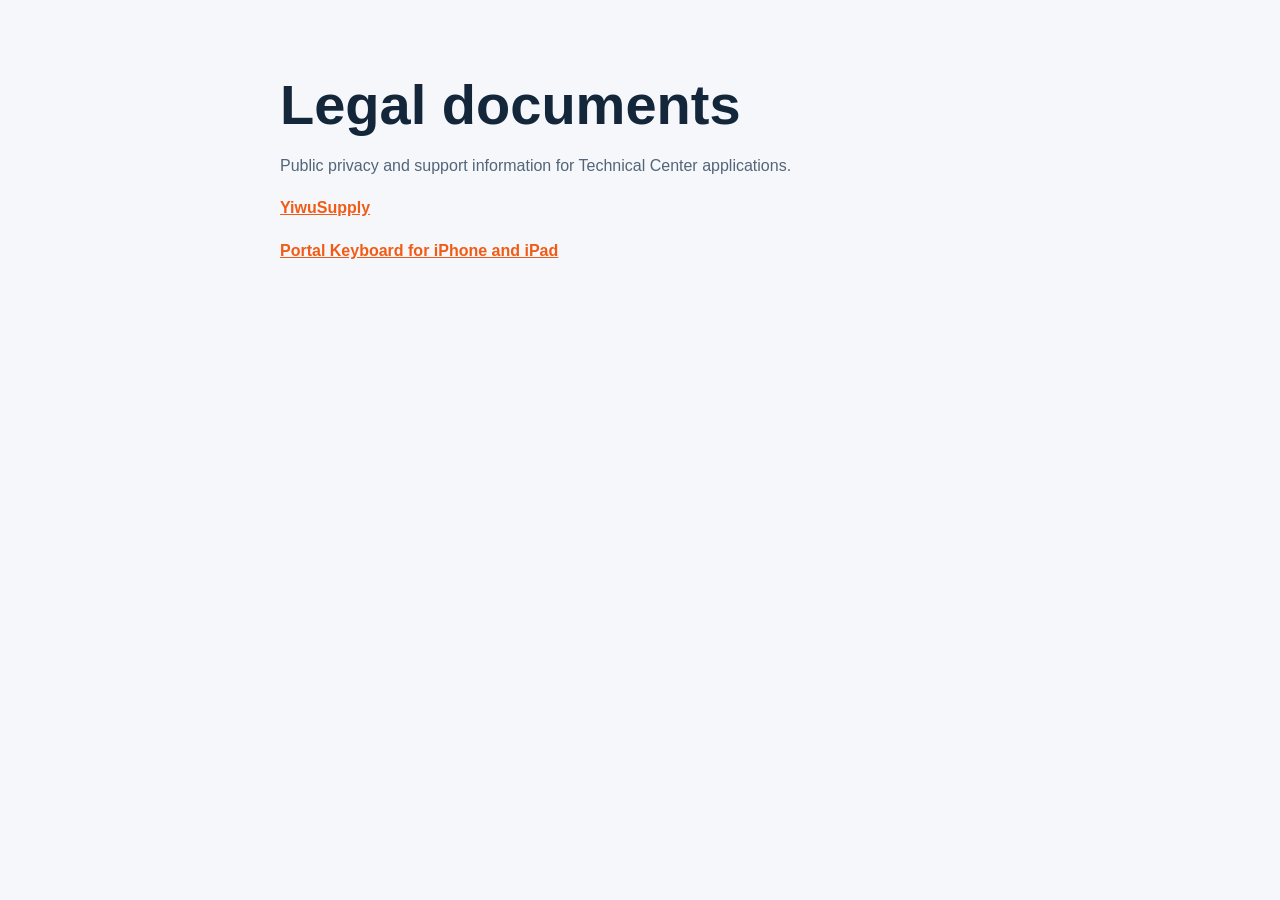
<file: index.html>
<!doctype html>
<html lang="en">
<head>
  <meta charset="utf-8">
  <meta name="viewport" content="width=device-width, initial-scale=1">
  <meta name="description" content="Technical Center public legal and support documents.">
  <title>Technical Center Legal Documents</title>
  <style>
    :root { color-scheme: light dark; font-family: -apple-system, BlinkMacSystemFont, "Segoe UI", sans-serif; }
    body { margin: 0; background: #f5f7fa; color: #13263a; }
    main { max-width: 720px; margin: 0 auto; padding: 72px 24px; }
    h1 { font-size: clamp(2rem, 7vw, 3.5rem); margin: 0 0 16px; }
    p { color: #526579; line-height: 1.65; }
    a { color: #f25b16; font-weight: 700; }
    @media (prefers-color-scheme: dark) {
      body { background: #0f1f2f; color: #f7f9fb; }
      p { color: #b7c2ce; }
    }
  </style>
</head>
<body>
  <main>
    <h1>Legal documents</h1>
    <p>Public privacy and support information for Technical Center applications.</p>
    <p><a href="yiwusourcing/">YiwuSupply</a></p>
    <p><a href="portal/privacy/">Portal Keyboard for iPhone and iPad</a></p>
  </main>
</body>
</html>
</file>
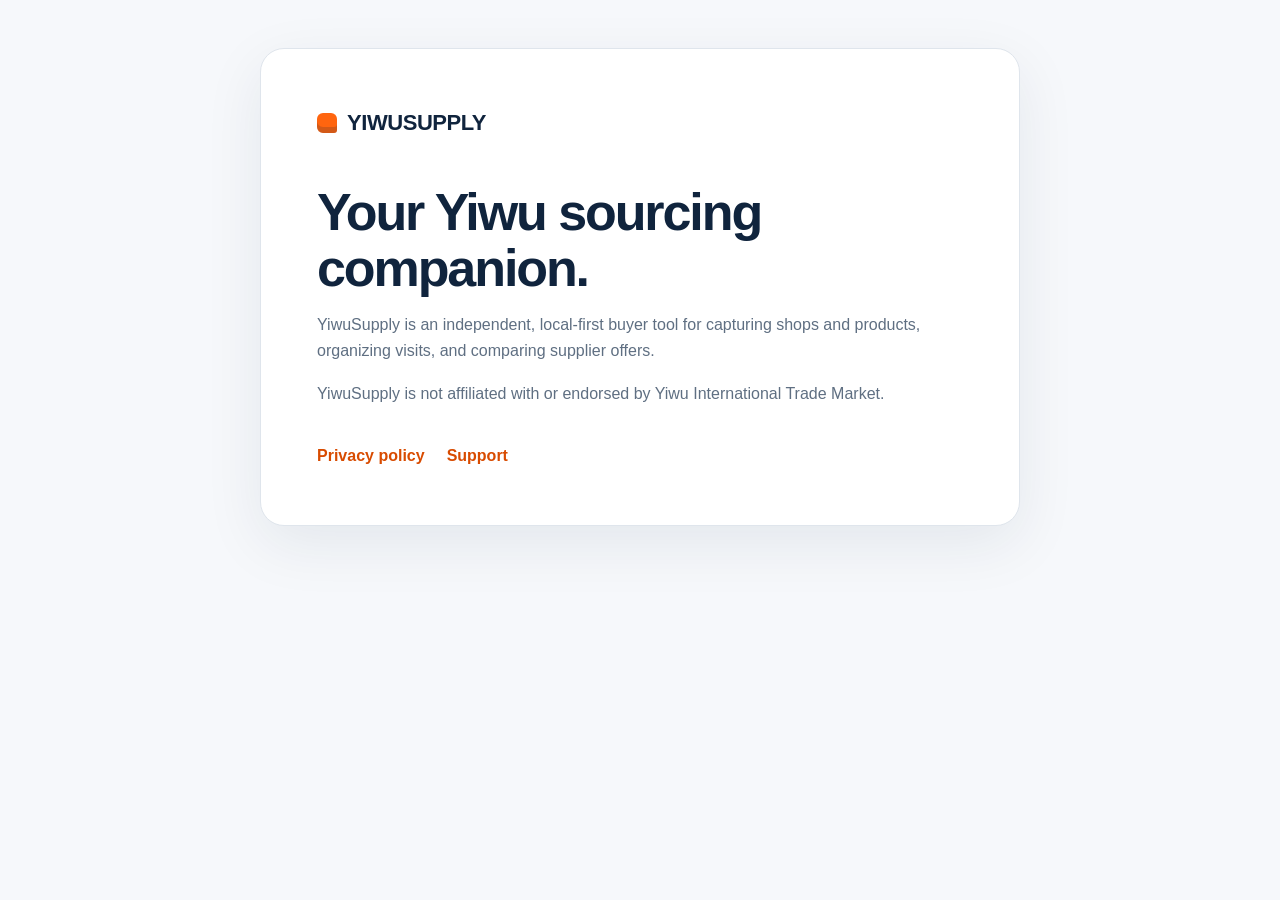
<file: yiwusourcing/index.html>
<!doctype html>
<html lang="en">
<head>
  <meta charset="utf-8">
  <meta name="viewport" content="width=device-width, initial-scale=1">
  <meta name="description" content="YiwuSupply store support and privacy information.">
  <title>YiwuSupply</title>
  <link rel="stylesheet" href="styles.css">
</head>
<body>
  <main>
    <a class="brand" href="./">YIWUSUPPLY</a>
    <h1>Your Yiwu sourcing companion.</h1>
    <p>YiwuSupply is an independent, local-first buyer tool for capturing shops and products, organizing visits, and comparing supplier offers.</p>
    <p>YiwuSupply is not affiliated with or endorsed by Yiwu International Trade Market.</p>
    <nav class="links" aria-label="Store information">
      <a href="privacy/">Privacy policy</a>
      <a href="support/">Support</a>
    </nav>
  </main>
</body>
</html>
</file>
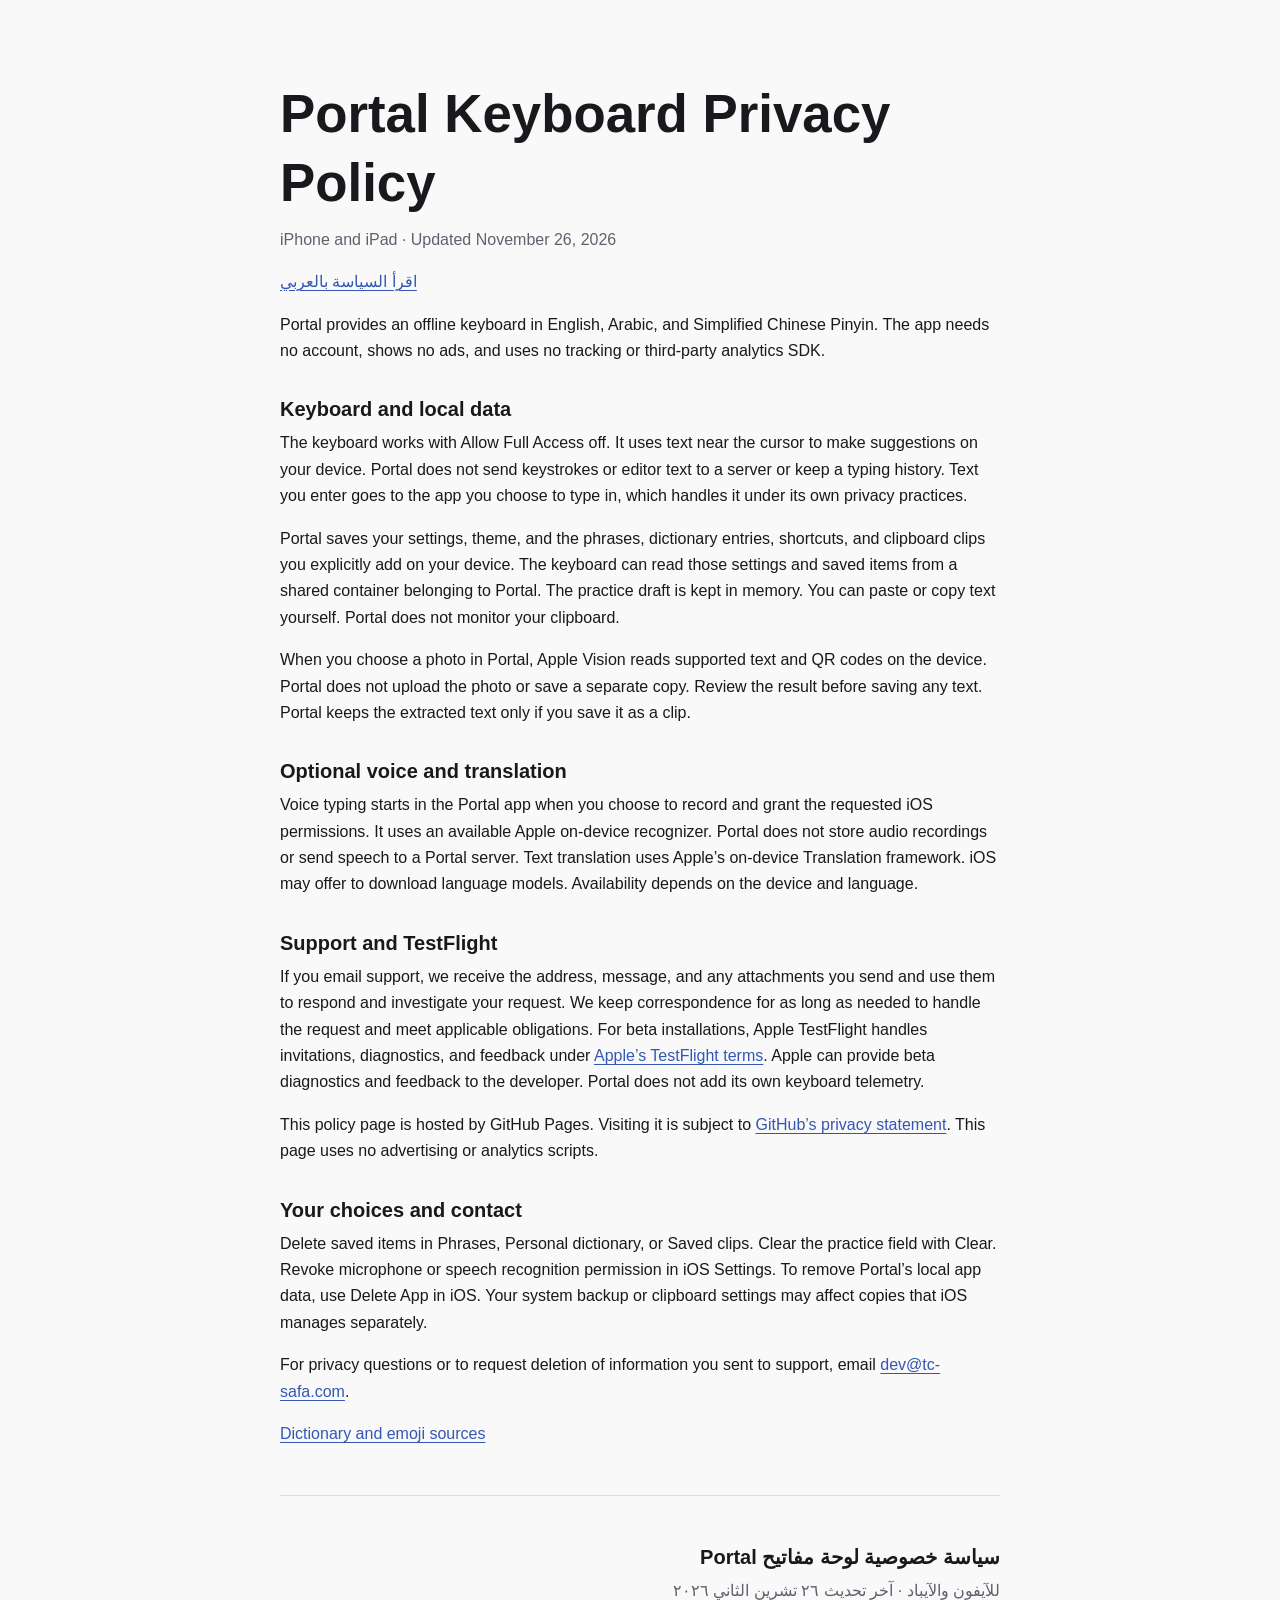
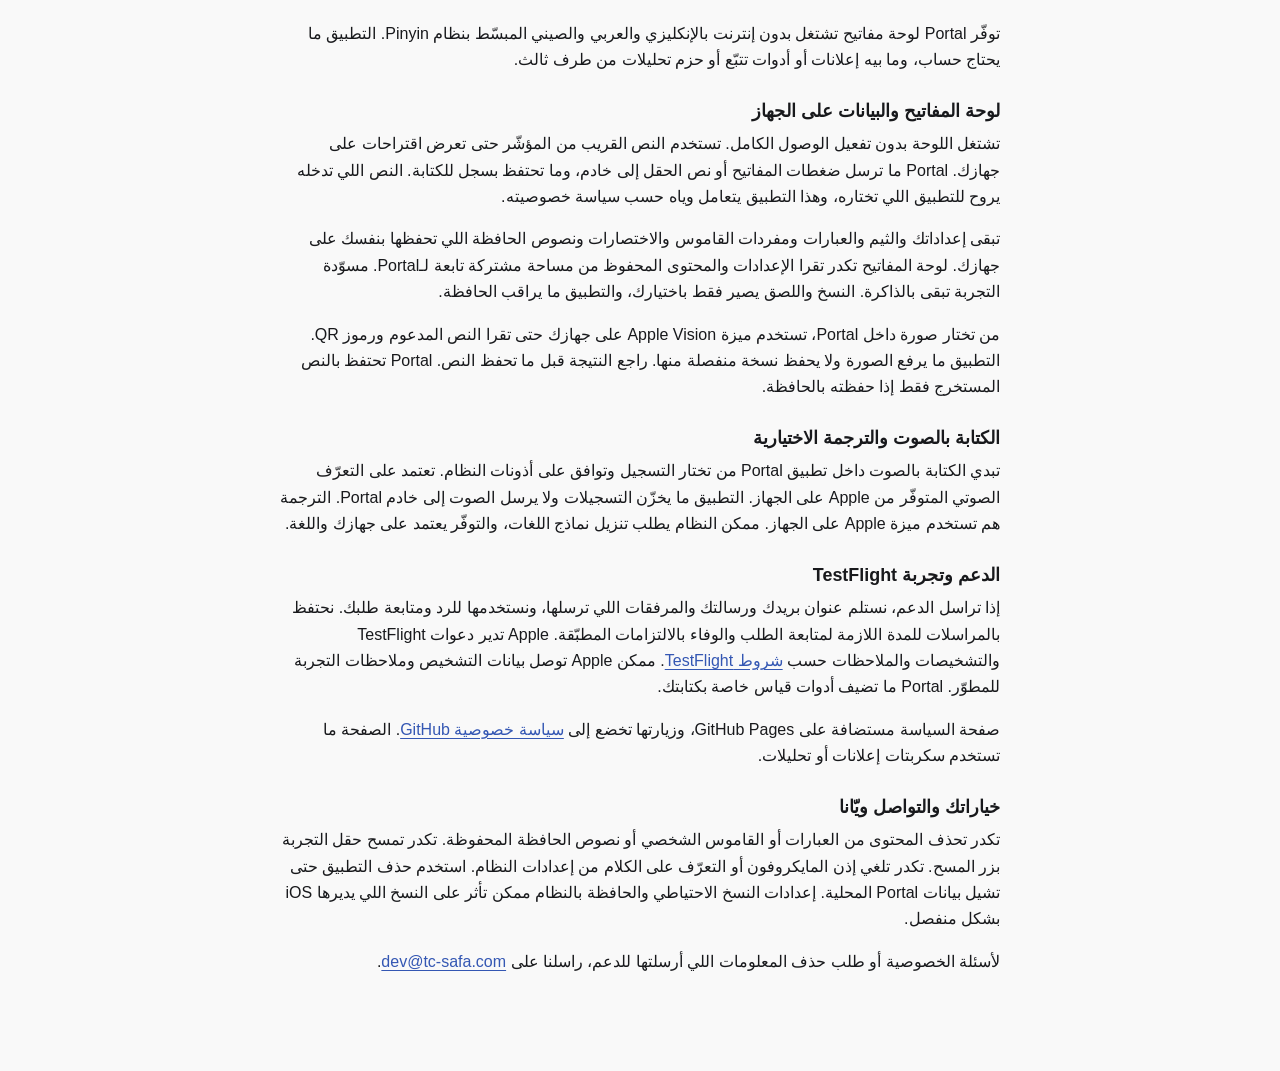
<file: portal/privacy/index.html>
<!doctype html>
<html lang="en">
<head>
  <meta charset="utf-8">
  <meta name="viewport" content="width=device-width, initial-scale=1">
  <meta name="description" content="Privacy policy for Portal Keyboard on iPhone and iPad.">
  <title>Portal Keyboard Privacy Policy</title>
  <style>
    :root {
      color-scheme: light dark;
      font-family: -apple-system, BlinkMacSystemFont, "Segoe UI", sans-serif;
      --background: #f9f9f9;
      --text: #18191c;
      --muted: #5d626e;
      --accent: #3457b3;
      --rule: #dcdfe6;
    }
    @media (prefers-color-scheme: dark) {
      :root { --background: #17191f; --text: #f9f9f9; --muted: #b9bfcd; --accent: #a4bcff; --rule: #424854; }
    }
    body { margin: 0; background: var(--background); color: var(--text); line-height: 1.65; }
    main { max-width: 45rem; padding: clamp(2rem, 7vw, 5rem) clamp(1rem, 5vw, 2rem); margin-inline: auto; }
    h1, h2, h3 { line-height: 1.3; }
    h1 { font-size: clamp(1.95rem, 6vw, 3.3rem); margin-block: 0 0.6rem; }
    h2 { margin-block: 2rem 0.5rem; font-size: 1.25rem; }
    h3 { margin-block: 1.65rem 0.35rem; font-size: 1.12rem; }
    p { margin-block: 0.5rem 1rem; }
    .meta { color: var(--muted); }
    .arabic { border-block-start: 1px solid var(--rule); margin-block-start: 3rem; padding-block-start: 1rem; }
    a { color: var(--accent); text-underline-offset: 0.16em; overflow-wrap: anywhere; }
    a:focus-visible { outline: 2px solid var(--accent); outline-offset: 3px; }
  </style>
</head>
<body>
  <main>
    <header>
      <h1>Portal Keyboard Privacy Policy</h1>
      <p class="meta">iPhone and iPad · Updated <time datetime="2026-11-26">November 26, 2026</time></p>
      <p><a href="#ar" lang="ar">اقرأ السياسة بالعربي</a></p>
    </header>
    <p>Portal provides an offline keyboard in English, Arabic, and Simplified Chinese Pinyin. The app needs no account, shows no ads, and uses no tracking or third-party analytics SDK.</p>

    <h2>Keyboard and local data</h2>
    <p>The keyboard works with Allow Full Access off. It uses text near the cursor to make suggestions on your device. Portal does not send keystrokes or editor text to a server or keep a typing history. Text you enter goes to the app you choose to type in, which handles it under its own privacy practices.</p>
    <p>Portal saves your settings, theme, and the phrases, dictionary entries, shortcuts, and clipboard clips you explicitly add on your device. The keyboard can read those settings and saved items from a shared container belonging to Portal. The practice draft is kept in memory. You can paste or copy text yourself. Portal does not monitor your clipboard.</p>
    <p>When you choose a photo in Portal, Apple Vision reads supported text and QR codes on the device. Portal does not upload the photo or save a separate copy. Review the result before saving any text. Portal keeps the extracted text only if you save it as a clip.</p>

    <h2>Optional voice and translation</h2>
    <p>Voice typing starts in the Portal app when you choose to record and grant the requested iOS permissions. It uses an available Apple on-device recognizer. Portal does not store audio recordings or send speech to a Portal server. Text translation uses Apple’s on-device Translation framework. iOS may offer to download language models. Availability depends on the device and language.</p>

    <h2>Support and TestFlight</h2>
    <p>If you email support, we receive the address, message, and any attachments you send and use them to respond and investigate your request. We keep correspondence for as long as needed to handle the request and meet applicable obligations. For beta installations, Apple TestFlight handles invitations, diagnostics, and feedback under <a href="https://www.apple.com/legal/internet-services/itunes/testflight/">Apple’s TestFlight terms</a>. Apple can provide beta diagnostics and feedback to the developer. Portal does not add its own keyboard telemetry.</p>
    <p>This policy page is hosted by GitHub Pages. Visiting it is subject to <a href="https://docs.github.com/site-policy/privacy-policies/github-general-privacy-statement">GitHub’s privacy statement</a>. This page uses no advertising or analytics scripts.</p>

    <h2>Your choices and contact</h2>
    <p>Delete saved items in Phrases, Personal dictionary, or Saved clips. Clear the practice field with Clear. Revoke microphone or speech recognition permission in iOS Settings. To remove Portal’s local app data, use Delete App in iOS. Your system backup or clipboard settings may affect copies that iOS manages separately.</p>
    <p>For privacy questions or to request deletion of information you sent to support, email <a href="mailto:dev@tc-safa.com">dev@tc-safa.com</a>.</p>
    <p><a href="../sources/">Dictionary and emoji sources</a></p>

    <section id="ar" class="arabic" lang="ar" dir="rtl">
      <h2>سياسة خصوصية لوحة مفاتيح Portal</h2>
      <p class="meta">للآيفون والآيباد · آخر تحديث <time datetime="2026-11-26">٢٦ تشرين الثاني ٢٠٢٦</time></p>
      <p>توفّر Portal لوحة مفاتيح تشتغل بدون إنترنت بالإنكليزي والعربي والصيني المبسّط بنظام Pinyin. التطبيق ما يحتاج حساب، وما بيه إعلانات أو أدوات تتبّع أو حزم تحليلات من طرف ثالث.</p>

      <h3>لوحة المفاتيح والبيانات على الجهاز</h3>
      <p>تشتغل اللوحة بدون تفعيل الوصول الكامل. تستخدم النص القريب من المؤشّر حتى تعرض اقتراحات على جهازك. Portal ما ترسل ضغطات المفاتيح أو نص الحقل إلى خادم، وما تحتفظ بسجل للكتابة. النص اللي تدخله يروح للتطبيق اللي تختاره، وهذا التطبيق يتعامل وياه حسب سياسة خصوصيته.</p>
      <p>تبقى إعداداتك والثيم والعبارات ومفردات القاموس والاختصارات ونصوص الحافظة اللي تحفظها بنفسك على جهازك. لوحة المفاتيح تكدر تقرا الإعدادات والمحتوى المحفوظ من مساحة مشتركة تابعة لـPortal. مسوّدة التجربة تبقى بالذاكرة. النسخ واللصق يصير فقط باختيارك، والتطبيق ما يراقب الحافظة.</p>
      <p>من تختار صورة داخل Portal، تستخدم ميزة Apple Vision على جهازك حتى تقرا النص المدعوم ورموز QR. التطبيق ما يرفع الصورة ولا يحفظ نسخة منفصلة منها. راجع النتيجة قبل ما تحفظ النص. Portal تحتفظ بالنص المستخرج فقط إذا حفظته بالحافظة.</p>

      <h3>الكتابة بالصوت والترجمة الاختيارية</h3>
      <p>تبدي الكتابة بالصوت داخل تطبيق Portal من تختار التسجيل وتوافق على أذونات النظام. تعتمد على التعرّف الصوتي المتوفّر من Apple على الجهاز. التطبيق ما يخزّن التسجيلات ولا يرسل الصوت إلى خادم Portal. الترجمة هم تستخدم ميزة Apple على الجهاز. ممكن النظام يطلب تنزيل نماذج اللغات، والتوفّر يعتمد على جهازك واللغة.</p>

      <h3>الدعم وتجربة TestFlight</h3>
      <p>إذا تراسل الدعم، نستلم عنوان بريدك ورسالتك والمرفقات اللي ترسلها، ونستخدمها للرد ومتابعة طلبك. نحتفظ بالمراسلات للمدة اللازمة لمتابعة الطلب والوفاء بالالتزامات المطبّقة. Apple تدير دعوات TestFlight والتشخيصات والملاحظات حسب <a href="https://www.apple.com/legal/internet-services/itunes/testflight/">شروط TestFlight</a>. ممكن Apple توصل بيانات التشخيص وملاحظات التجربة للمطوّر. Portal ما تضيف أدوات قياس خاصة بكتابتك.</p>
      <p>صفحة السياسة مستضافة على GitHub Pages، وزيارتها تخضع إلى <a href="https://docs.github.com/site-policy/privacy-policies/github-general-privacy-statement">سياسة خصوصية GitHub</a>. الصفحة ما تستخدم سكربتات إعلانات أو تحليلات.</p>

      <h3>خياراتك والتواصل ويّانا</h3>
      <p>تكدر تحذف المحتوى من العبارات أو القاموس الشخصي أو نصوص الحافظة المحفوظة. تكدر تمسح حقل التجربة بزر المسح. تكدر تلغي إذن المايكروفون أو التعرّف على الكلام من إعدادات النظام. استخدم حذف التطبيق حتى تشيل بيانات Portal المحلية. إعدادات النسخ الاحتياطي والحافظة بالنظام ممكن تأثر على النسخ اللي يديرها iOS بشكل منفصل.</p>
      <p>لأسئلة الخصوصية أو طلب حذف المعلومات اللي أرسلتها للدعم، راسلنا على <a href="mailto:dev@tc-safa.com" dir="ltr">dev@tc-safa.com</a>.</p>
    </section>
  </main>
</body>
</html>
</file>
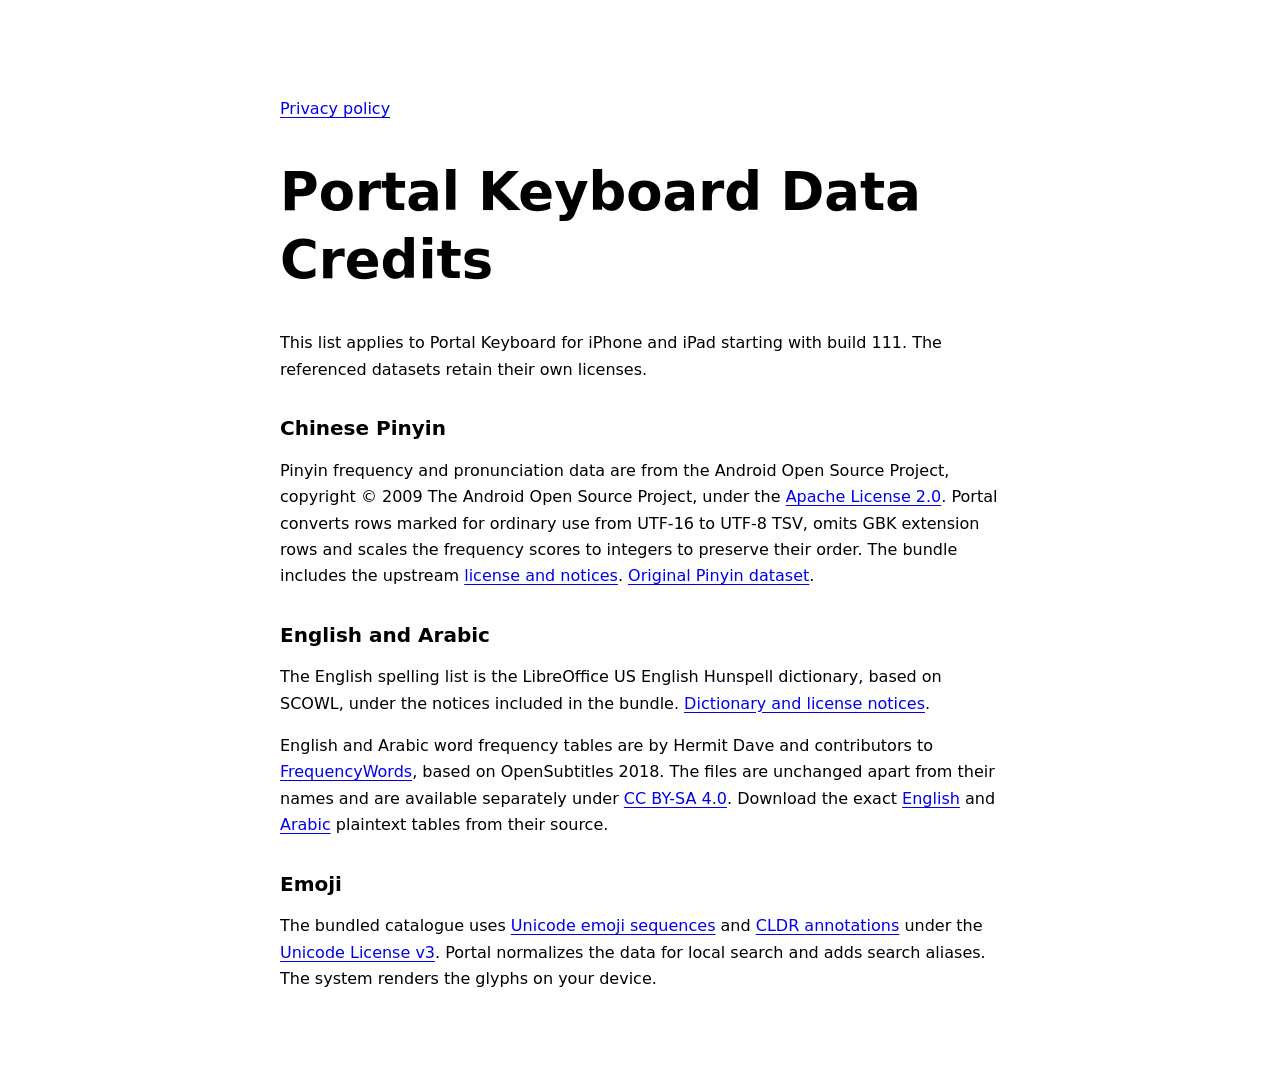
<file: portal/sources/index.html>
<!doctype html>
<html lang="en">
<head>
  <meta charset="utf-8">
  <meta name="viewport" content="width=device-width, initial-scale=1">
  <title>Portal Keyboard Data Credits</title>
  <style>
    :root { color-scheme: light dark; font-family: system-ui, sans-serif; }
    body { margin: 0; line-height: 1.65; }
    main { max-width: 45rem; margin-inline: auto; padding: clamp(2rem, 7vw, 5rem) clamp(1rem, 5vw, 2rem); }
    h1, h2 { line-height: 1.3; }
    h1 { font-size: clamp(1.95rem, 6vw, 3.3rem); }
    h2 { margin-block-start: 2rem; font-size: 1.25rem; }
    a { text-underline-offset: 0.16em; overflow-wrap: anywhere; }
    a:focus-visible { outline: 2px solid currentColor; outline-offset: 3px; }
  </style>
</head>
<body>
  <main>
    <p><a href="../privacy/">Privacy policy</a></p>
    <h1>Portal Keyboard Data Credits</h1>
    <p>This list applies to Portal Keyboard for iPhone and iPad starting with build 111. The referenced datasets retain their own licenses.</p>

    <h2>Chinese Pinyin</h2>
    <p>Pinyin frequency and pronunciation data are from the Android Open Source Project, copyright © 2009 The Android Open Source Project, under the <a href="https://www.apache.org/licenses/LICENSE-2.0">Apache License 2.0</a>. Portal converts rows marked for ordinary use from UTF-16 to UTF-8 TSV, omits GBK extension rows and scales the frequency scores to integers to preserve their order. The bundle includes the upstream <a href="https://android.googlesource.com/platform/packages/inputmethods/PinyinIME/+/49aebad1c1cfbbcaa9288ffed5161e79e57c3679/NOTICE">license and notices</a>. <a href="https://android.googlesource.com/platform/packages/inputmethods/PinyinIME/+/49aebad1c1cfbbcaa9288ffed5161e79e57c3679/jni/data/rawdict_utf16_65105_freq.txt">Original Pinyin dataset</a>.</p>

    <h2>English and Arabic</h2>
    <p>The English spelling list is the LibreOffice US English Hunspell dictionary, based on SCOWL, under the notices included in the bundle. <a href="https://github.com/LibreOffice/dictionaries/tree/67032ee957631908098a72edf48dc81cac27e369/en">Dictionary and license notices</a>.</p>
    <p>English and Arabic word frequency tables are by Hermit Dave and contributors to <a href="https://github.com/hermitdave/FrequencyWords/tree/525f9b560de45753a5ea01069454e72e9aa541c6">FrequencyWords</a>, based on OpenSubtitles 2018. The files are unchanged apart from their names and are available separately under <a href="https://creativecommons.org/licenses/by-sa/4.0/">CC BY-SA 4.0</a>. Download the exact <a href="https://raw.githubusercontent.com/hermitdave/FrequencyWords/525f9b560de45753a5ea01069454e72e9aa541c6/content/2018/en/en_50k.txt">English</a> and <a href="https://raw.githubusercontent.com/hermitdave/FrequencyWords/525f9b560de45753a5ea01069454e72e9aa541c6/content/2018/ar/ar_50k.txt">Arabic</a> plaintext tables from their source.</p>

    <h2>Emoji</h2>
    <p>The bundled catalogue uses <a href="https://www.unicode.org/Public/18.0.0/emoji/emoji-test.txt">Unicode emoji sequences</a> and <a href="https://github.com/unicode-org/cldr/tree/release-49/common/annotations">CLDR annotations</a> under the <a href="https://www.unicode.org/license.txt">Unicode License v3</a>. Portal normalizes the data for local search and adds search aliases. The system renders the glyphs on your device.</p>
  </main>
</body>
</html>
</file>
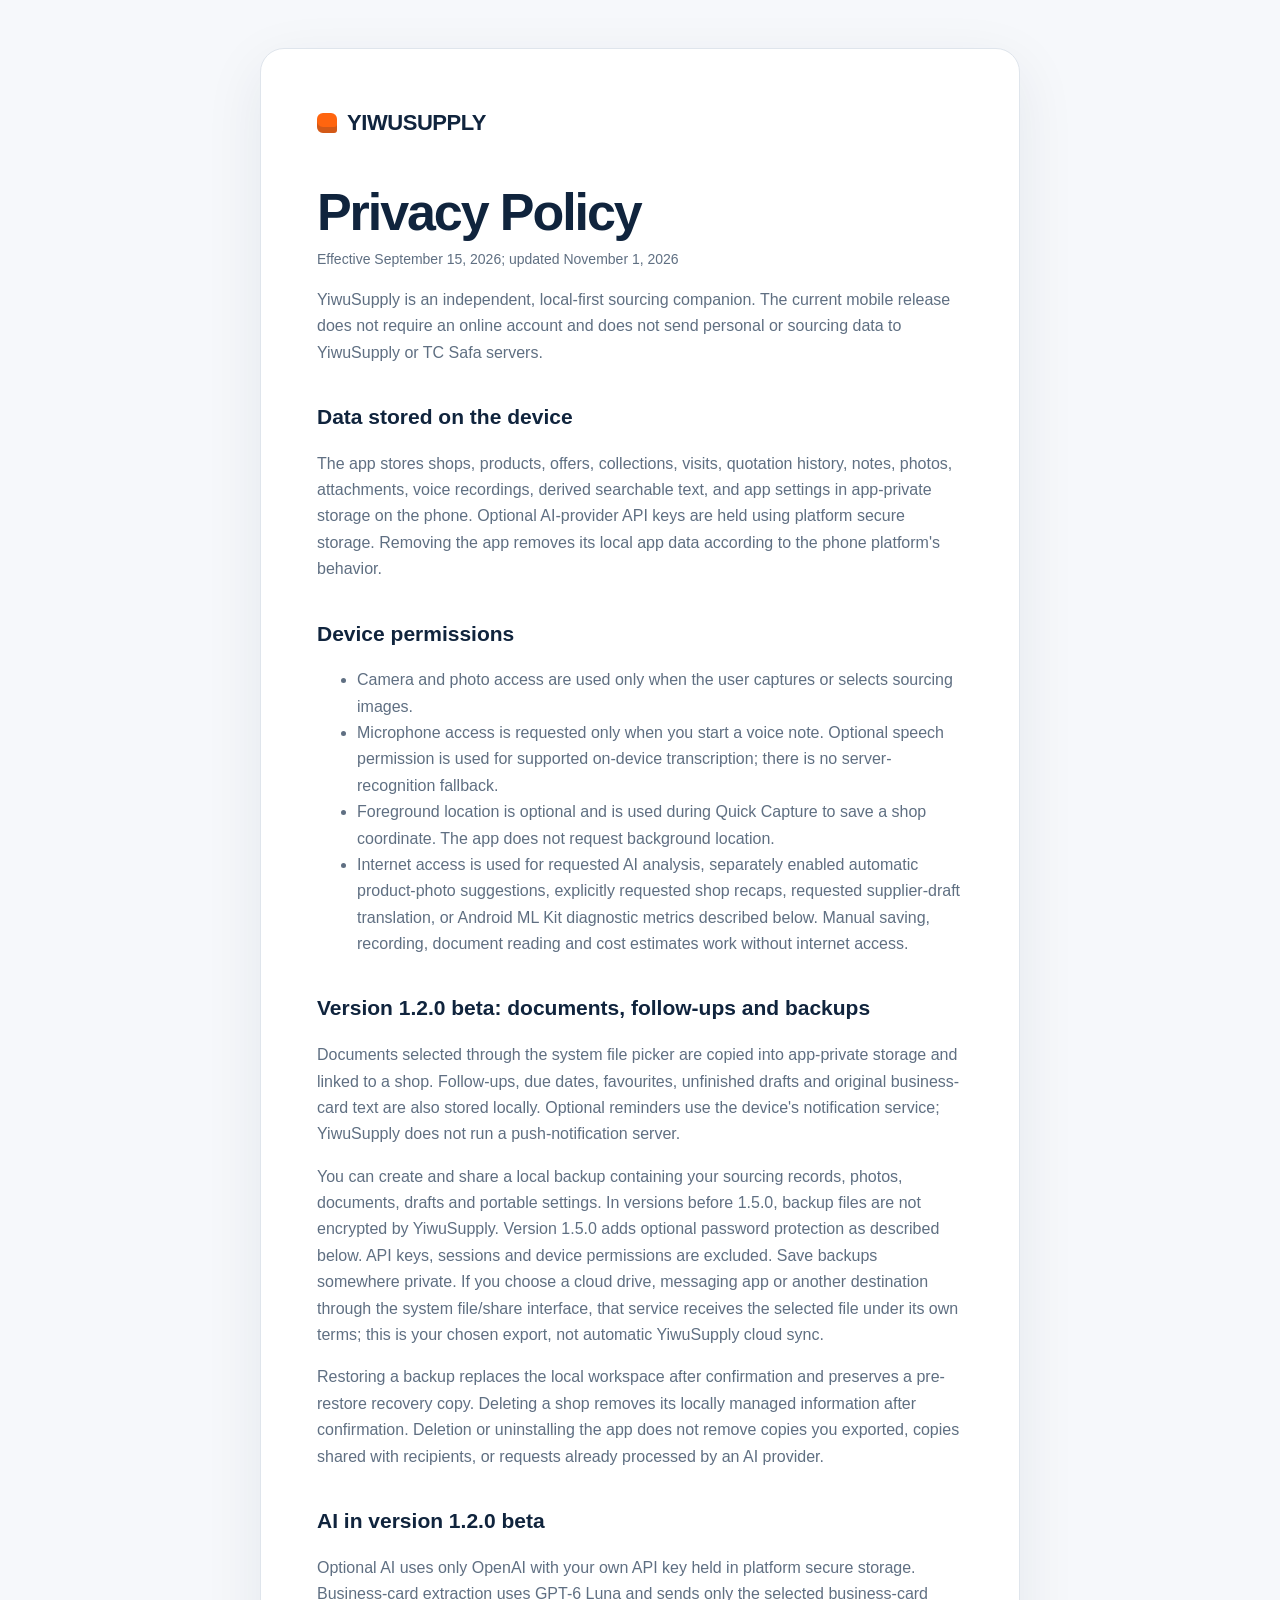
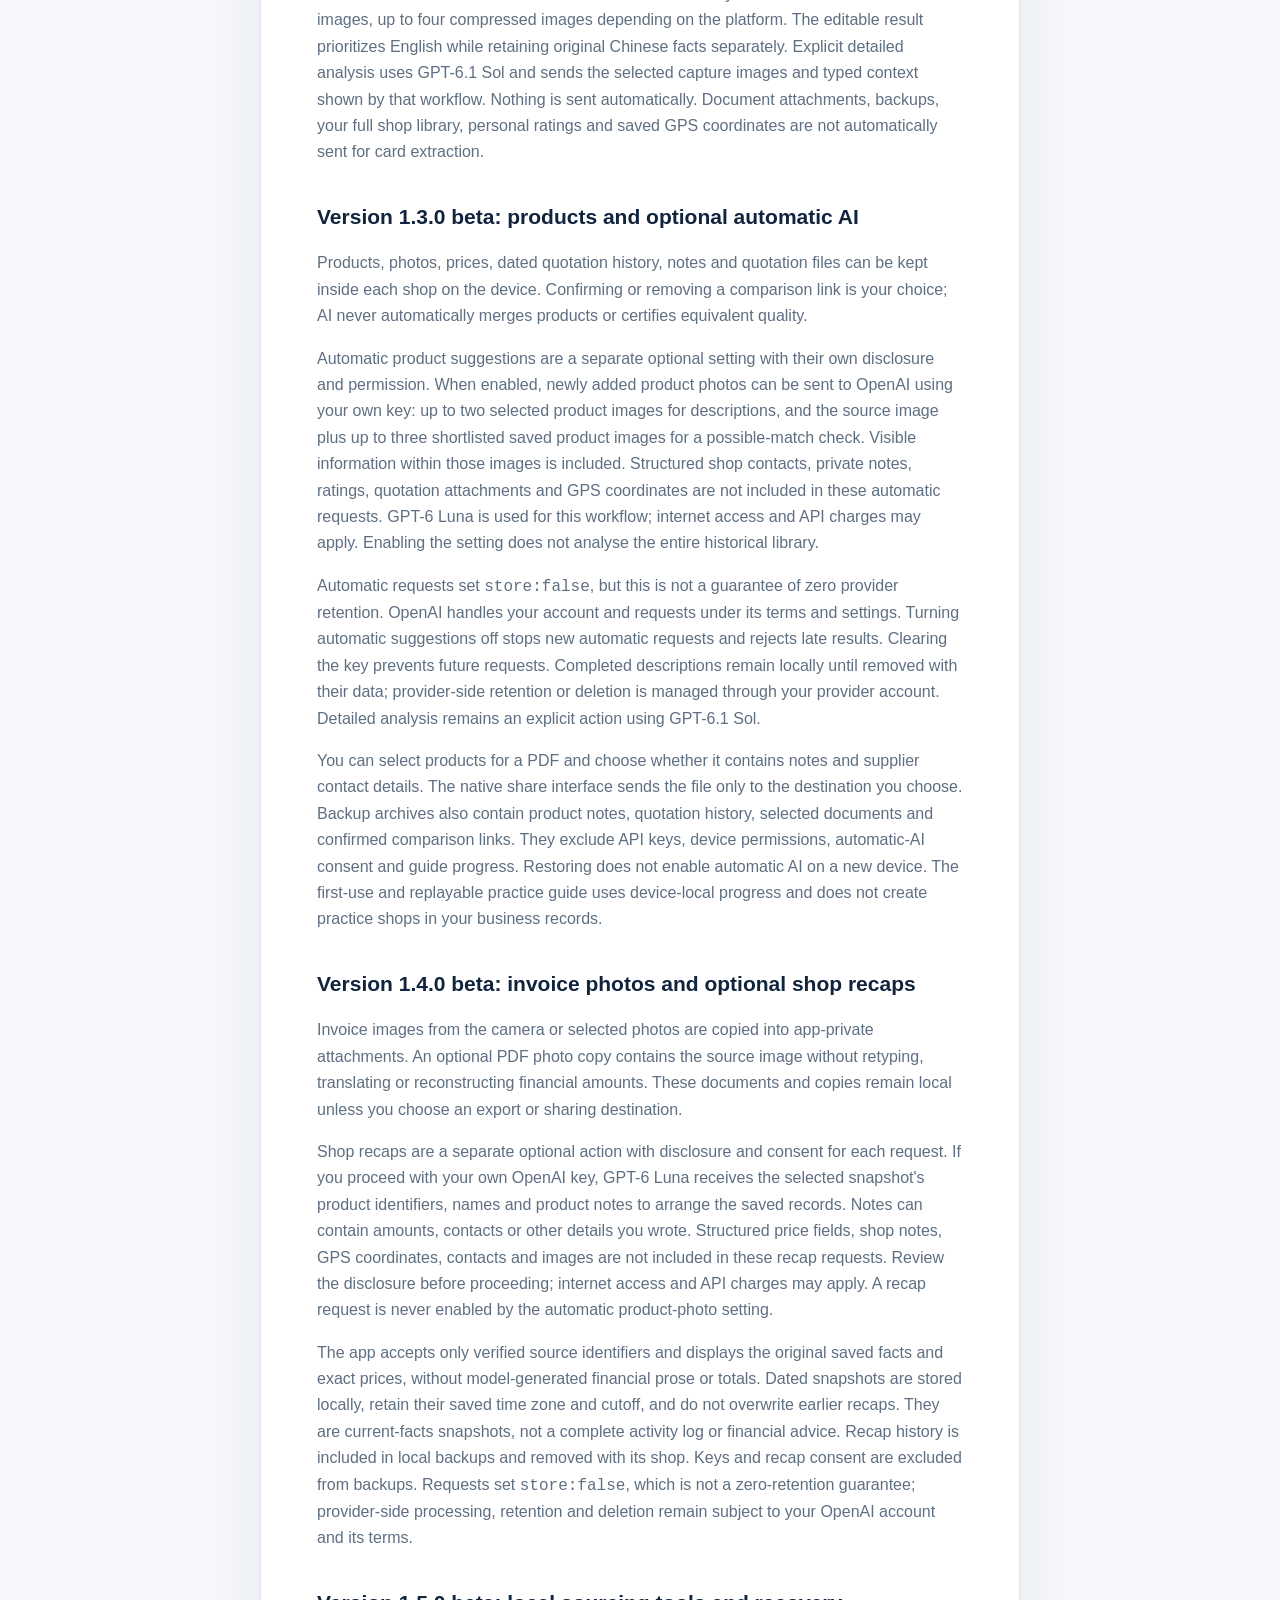
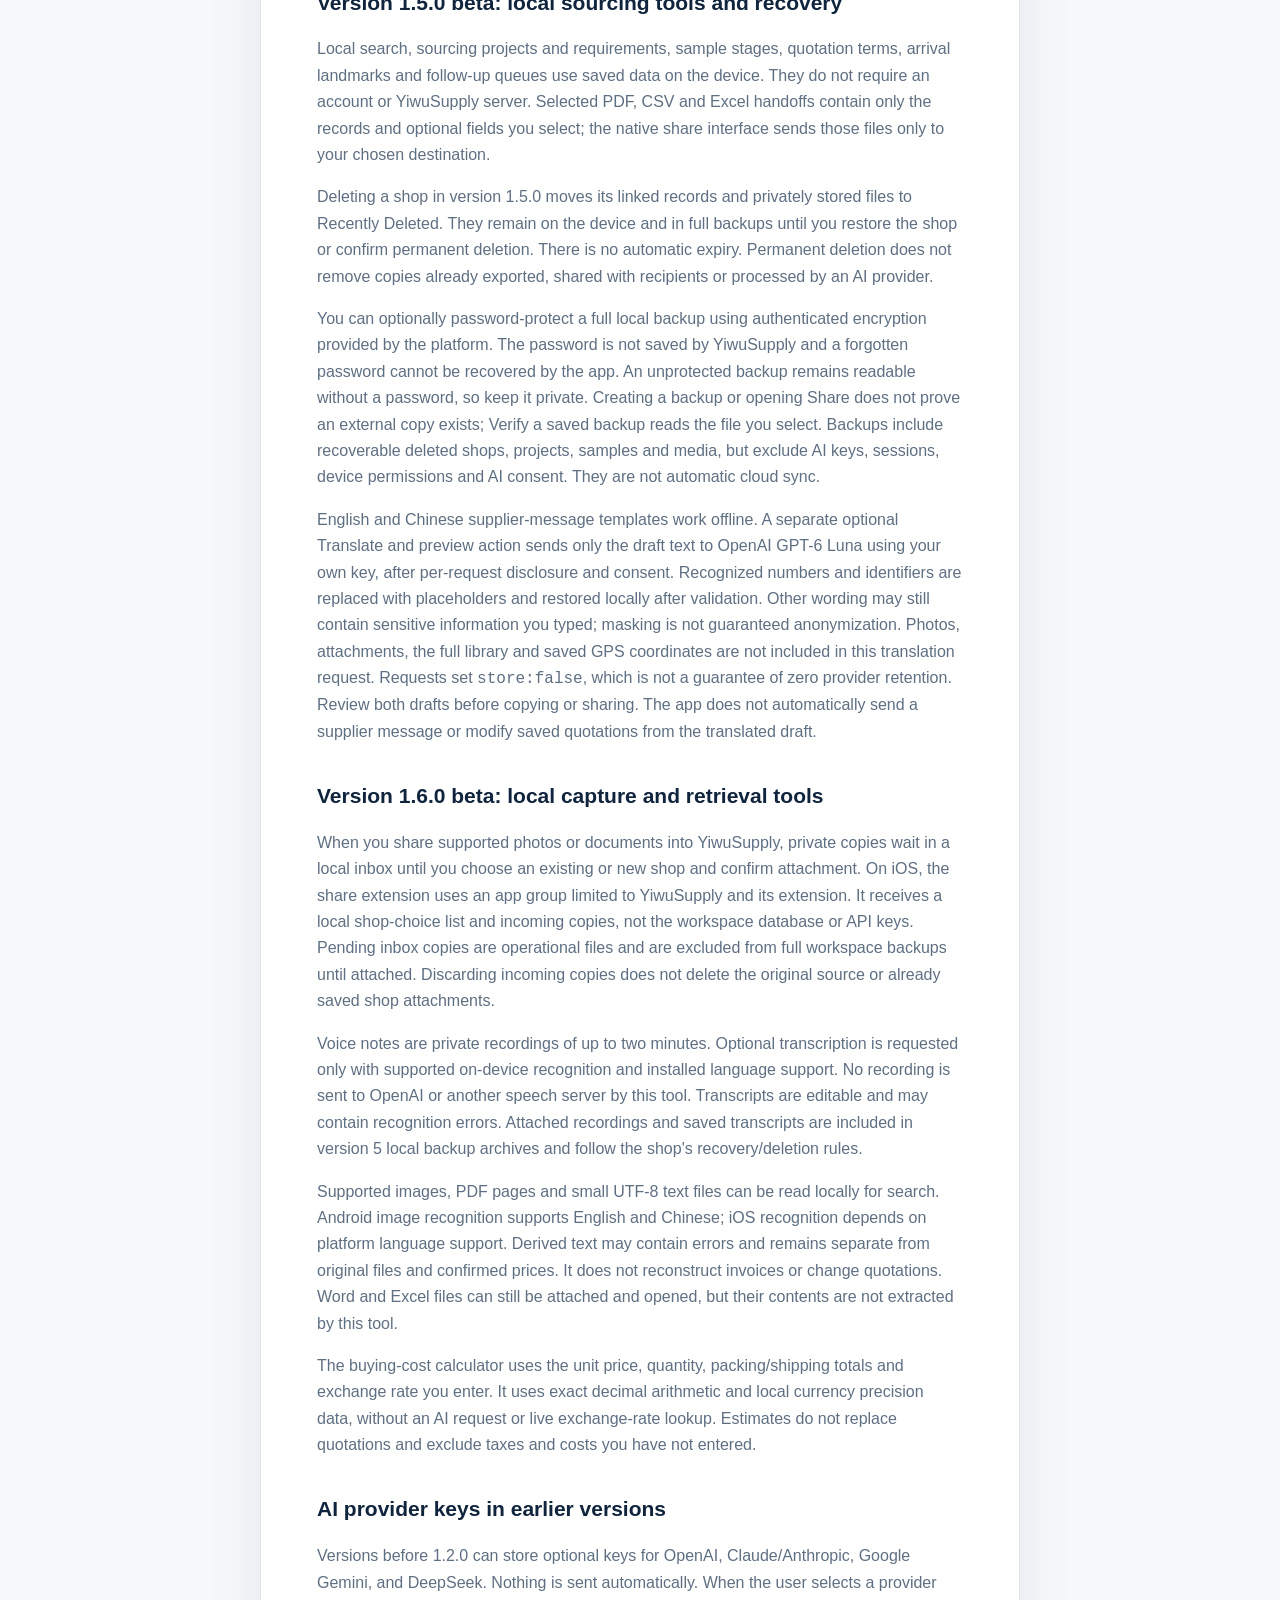
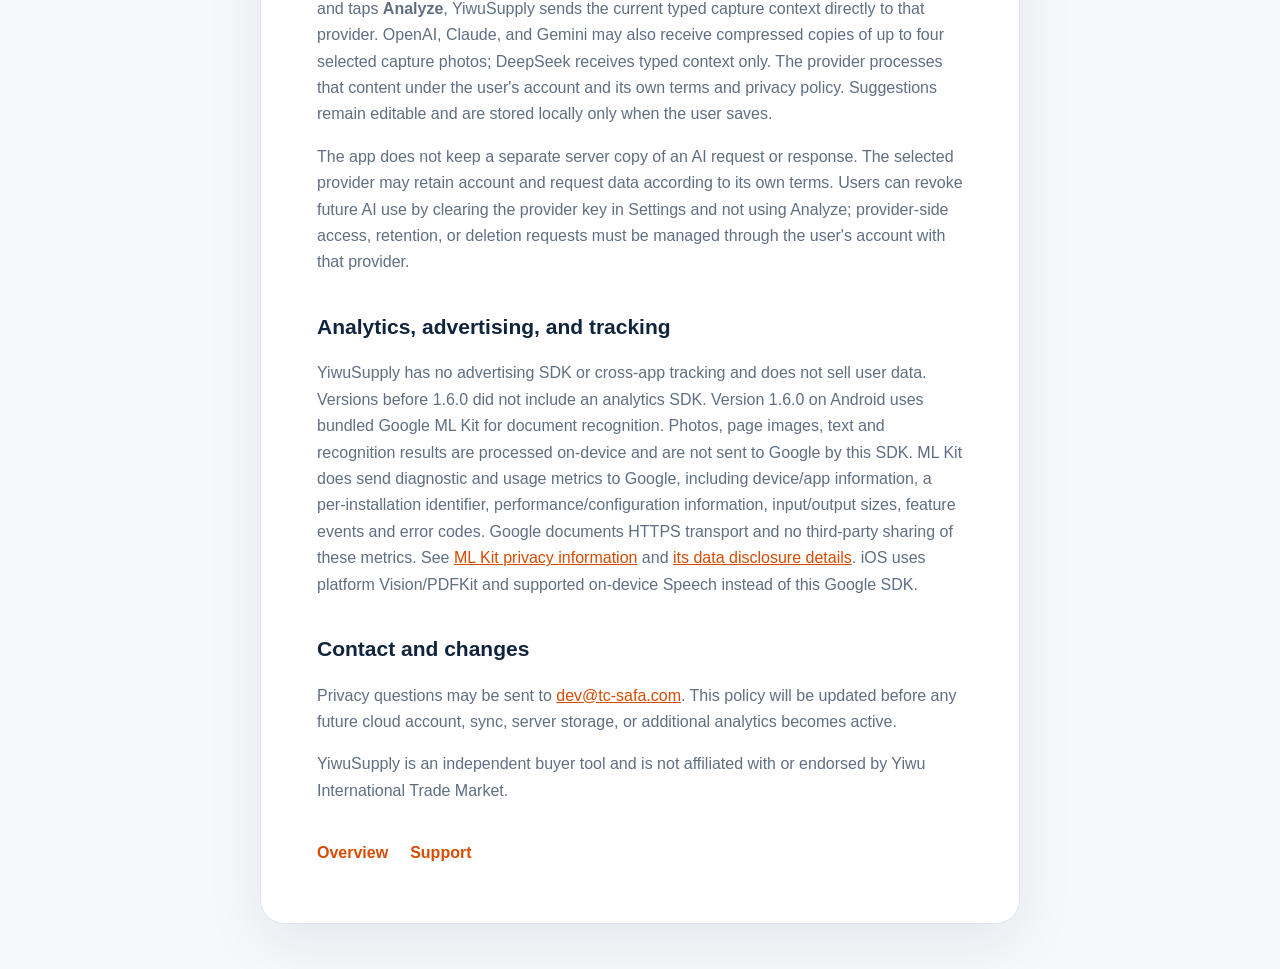
<file: yiwusourcing/privacy/index.html>
<!doctype html>
<html lang="en">
<head>
  <meta charset="utf-8">
  <meta name="viewport" content="width=device-width, initial-scale=1">
  <meta name="description" content="YiwuSupply privacy policy.">
  <title>Privacy Policy | YiwuSupply</title>
  <link rel="stylesheet" href="../styles.css">
</head>
<body>
  <main>
    <a class="brand" href="../">YIWUSUPPLY</a>
    <h1>Privacy Policy</h1>
    <p class="meta">Effective September 15, 2026; updated November 1, 2026</p>
    <p>YiwuSupply is an independent, local-first sourcing companion. The current mobile release does not require an online account and does not send personal or sourcing data to YiwuSupply or TC Safa servers.</p>

    <h2>Data stored on the device</h2>
    <p>The app stores shops, products, offers, collections, visits, quotation history, notes, photos, attachments, voice recordings, derived searchable text, and app settings in app-private storage on the phone. Optional AI-provider API keys are held using platform secure storage. Removing the app removes its local app data according to the phone platform's behavior.</p>

    <h2>Device permissions</h2>
    <ul>
      <li>Camera and photo access are used only when the user captures or selects sourcing images.</li>
      <li>Microphone access is requested only when you start a voice note. Optional speech permission is used for supported on-device transcription; there is no server-recognition fallback.</li>
      <li>Foreground location is optional and is used during Quick Capture to save a shop coordinate. The app does not request background location.</li>
      <li>Internet access is used for requested AI analysis, separately enabled automatic product-photo suggestions, explicitly requested shop recaps, requested supplier-draft translation, or Android ML Kit diagnostic metrics described below. Manual saving, recording, document reading and cost estimates work without internet access.</li>
    </ul>

    <h2>Version 1.2.0 beta: documents, follow-ups and backups</h2>
    <p>Documents selected through the system file picker are copied into app-private storage and linked to a shop. Follow-ups, due dates, favourites, unfinished drafts and original business-card text are also stored locally. Optional reminders use the device's notification service; YiwuSupply does not run a push-notification server.</p>
    <p>You can create and share a local backup containing your sourcing records, photos, documents, drafts and portable settings. In versions before 1.5.0, backup files are not encrypted by YiwuSupply. Version 1.5.0 adds optional password protection as described below. API keys, sessions and device permissions are excluded. Save backups somewhere private. If you choose a cloud drive, messaging app or another destination through the system file/share interface, that service receives the selected file under its own terms; this is your chosen export, not automatic YiwuSupply cloud sync.</p>
    <p>Restoring a backup replaces the local workspace after confirmation and preserves a pre-restore recovery copy. Deleting a shop removes its locally managed information after confirmation. Deletion or uninstalling the app does not remove copies you exported, copies shared with recipients, or requests already processed by an AI provider.</p>

    <h2>AI in version 1.2.0 beta</h2>
    <p>Optional AI uses only OpenAI with your own API key held in platform secure storage. Business-card extraction uses GPT-6 Luna and sends only the selected business-card images, up to four compressed images depending on the platform. The editable result prioritizes English while retaining original Chinese facts separately. Explicit detailed analysis uses GPT-6.1 Sol and sends the selected capture images and typed context shown by that workflow. Nothing is sent automatically. Document attachments, backups, your full shop library, personal ratings and saved GPS coordinates are not automatically sent for card extraction.</p>

    <h2>Version 1.3.0 beta: products and optional automatic AI</h2>
    <p>Products, photos, prices, dated quotation history, notes and quotation files can be kept inside each shop on the device. Confirming or removing a comparison link is your choice; AI never automatically merges products or certifies equivalent quality.</p>
    <p>Automatic product suggestions are a separate optional setting with their own disclosure and permission. When enabled, newly added product photos can be sent to OpenAI using your own key: up to two selected product images for descriptions, and the source image plus up to three shortlisted saved product images for a possible-match check. Visible information within those images is included. Structured shop contacts, private notes, ratings, quotation attachments and GPS coordinates are not included in these automatic requests. GPT-6 Luna is used for this workflow; internet access and API charges may apply. Enabling the setting does not analyse the entire historical library.</p>
    <p>Automatic requests set <code>store:false</code>, but this is not a guarantee of zero provider retention. OpenAI handles your account and requests under its terms and settings. Turning automatic suggestions off stops new automatic requests and rejects late results. Clearing the key prevents future requests. Completed descriptions remain locally until removed with their data; provider-side retention or deletion is managed through your provider account. Detailed analysis remains an explicit action using GPT-6.1 Sol.</p>
    <p>You can select products for a PDF and choose whether it contains notes and supplier contact details. The native share interface sends the file only to the destination you choose. Backup archives also contain product notes, quotation history, selected documents and confirmed comparison links. They exclude API keys, device permissions, automatic-AI consent and guide progress. Restoring does not enable automatic AI on a new device. The first-use and replayable practice guide uses device-local progress and does not create practice shops in your business records.</p>

    <h2>Version 1.4.0 beta: invoice photos and optional shop recaps</h2>
    <p>Invoice images from the camera or selected photos are copied into app-private attachments. An optional PDF photo copy contains the source image without retyping, translating or reconstructing financial amounts. These documents and copies remain local unless you choose an export or sharing destination.</p>
    <p>Shop recaps are a separate optional action with disclosure and consent for each request. If you proceed with your own OpenAI key, GPT-6 Luna receives the selected snapshot's product identifiers, names and product notes to arrange the saved records. Notes can contain amounts, contacts or other details you wrote. Structured price fields, shop notes, GPS coordinates, contacts and images are not included in these recap requests. Review the disclosure before proceeding; internet access and API charges may apply. A recap request is never enabled by the automatic product-photo setting.</p>
    <p>The app accepts only verified source identifiers and displays the original saved facts and exact prices, without model-generated financial prose or totals. Dated snapshots are stored locally, retain their saved time zone and cutoff, and do not overwrite earlier recaps. They are current-facts snapshots, not a complete activity log or financial advice. Recap history is included in local backups and removed with its shop. Keys and recap consent are excluded from backups. Requests set <code>store:false</code>, which is not a zero-retention guarantee; provider-side processing, retention and deletion remain subject to your OpenAI account and its terms.</p>
    <h2>Version 1.5.0 beta: local sourcing tools and recovery</h2>
    <p>Local search, sourcing projects and requirements, sample stages, quotation terms, arrival landmarks and follow-up queues use saved data on the device. They do not require an account or YiwuSupply server. Selected PDF, CSV and Excel handoffs contain only the records and optional fields you select; the native share interface sends those files only to your chosen destination.</p>
    <p>Deleting a shop in version 1.5.0 moves its linked records and privately stored files to Recently Deleted. They remain on the device and in full backups until you restore the shop or confirm permanent deletion. There is no automatic expiry. Permanent deletion does not remove copies already exported, shared with recipients or processed by an AI provider.</p>
    <p>You can optionally password-protect a full local backup using authenticated encryption provided by the platform. The password is not saved by YiwuSupply and a forgotten password cannot be recovered by the app. An unprotected backup remains readable without a password, so keep it private. Creating a backup or opening Share does not prove an external copy exists; Verify a saved backup reads the file you select. Backups include recoverable deleted shops, projects, samples and media, but exclude AI keys, sessions, device permissions and AI consent. They are not automatic cloud sync.</p>
    <p>English and Chinese supplier-message templates work offline. A separate optional Translate and preview action sends only the draft text to OpenAI GPT-6 Luna using your own key, after per-request disclosure and consent. Recognized numbers and identifiers are replaced with placeholders and restored locally after validation. Other wording may still contain sensitive information you typed; masking is not guaranteed anonymization. Photos, attachments, the full library and saved GPS coordinates are not included in this translation request. Requests set <code>store:false</code>, which is not a guarantee of zero provider retention. Review both drafts before copying or sharing. The app does not automatically send a supplier message or modify saved quotations from the translated draft.</p>

    <h2>Version 1.6.0 beta: local capture and retrieval tools</h2>
    <p>When you share supported photos or documents into YiwuSupply, private copies wait in a local inbox until you choose an existing or new shop and confirm attachment. On iOS, the share extension uses an app group limited to YiwuSupply and its extension. It receives a local shop-choice list and incoming copies, not the workspace database or API keys. Pending inbox copies are operational files and are excluded from full workspace backups until attached. Discarding incoming copies does not delete the original source or already saved shop attachments.</p>
    <p>Voice notes are private recordings of up to two minutes. Optional transcription is requested only with supported on-device recognition and installed language support. No recording is sent to OpenAI or another speech server by this tool. Transcripts are editable and may contain recognition errors. Attached recordings and saved transcripts are included in version 5 local backup archives and follow the shop's recovery/deletion rules.</p>
    <p>Supported images, PDF pages and small UTF-8 text files can be read locally for search. Android image recognition supports English and Chinese; iOS recognition depends on platform language support. Derived text may contain errors and remains separate from original files and confirmed prices. It does not reconstruct invoices or change quotations. Word and Excel files can still be attached and opened, but their contents are not extracted by this tool.</p>
    <p>The buying-cost calculator uses the unit price, quantity, packing/shipping totals and exchange rate you enter. It uses exact decimal arithmetic and local currency precision data, without an AI request or live exchange-rate lookup. Estimates do not replace quotations and exclude taxes and costs you have not entered.</p>

    <h2>AI provider keys in earlier versions</h2>
    <p>Versions before 1.2.0 can store optional keys for OpenAI, Claude/Anthropic, Google Gemini, and DeepSeek. Nothing is sent automatically. When the user selects a provider and taps <strong>Analyze</strong>, YiwuSupply sends the current typed capture context directly to that provider. OpenAI, Claude, and Gemini may also receive compressed copies of up to four selected capture photos; DeepSeek receives typed context only. The provider processes that content under the user's account and its own terms and privacy policy. Suggestions remain editable and are stored locally only when the user saves.</p>
    <p>The app does not keep a separate server copy of an AI request or response. The selected provider may retain account and request data according to its own terms. Users can revoke future AI use by clearing the provider key in Settings and not using Analyze; provider-side access, retention, or deletion requests must be managed through the user's account with that provider.</p>

    <h2>Analytics, advertising, and tracking</h2>
    <p>YiwuSupply has no advertising SDK or cross-app tracking and does not sell user data. Versions before 1.6.0 did not include an analytics SDK. Version 1.6.0 on Android uses bundled Google ML Kit for document recognition. Photos, page images, text and recognition results are processed on-device and are not sent to Google by this SDK. ML Kit does send diagnostic and usage metrics to Google, including device/app information, a per-installation identifier, performance/configuration information, input/output sizes, feature events and error codes. Google documents HTTPS transport and no third-party sharing of these metrics. See <a href="https://developers.google.com/ml-kit/terms">ML Kit privacy information</a> and <a href="https://developers.google.com/ml-kit/android-data-disclosure">its data disclosure details</a>. iOS uses platform Vision/PDFKit and supported on-device Speech instead of this Google SDK.</p>

    <h2>Contact and changes</h2>
    <p>Privacy questions may be sent to <a href="mailto:dev@tc-safa.com">dev@tc-safa.com</a>. This policy will be updated before any future cloud account, sync, server storage, or additional analytics becomes active.</p>
    <p>YiwuSupply is an independent buyer tool and is not affiliated with or endorsed by Yiwu International Trade Market.</p>
    <nav class="links" aria-label="Store information">
      <a href="../">Overview</a>
      <a href="../support/">Support</a>
    </nav>
  </main>
</body>
</html>
</file>
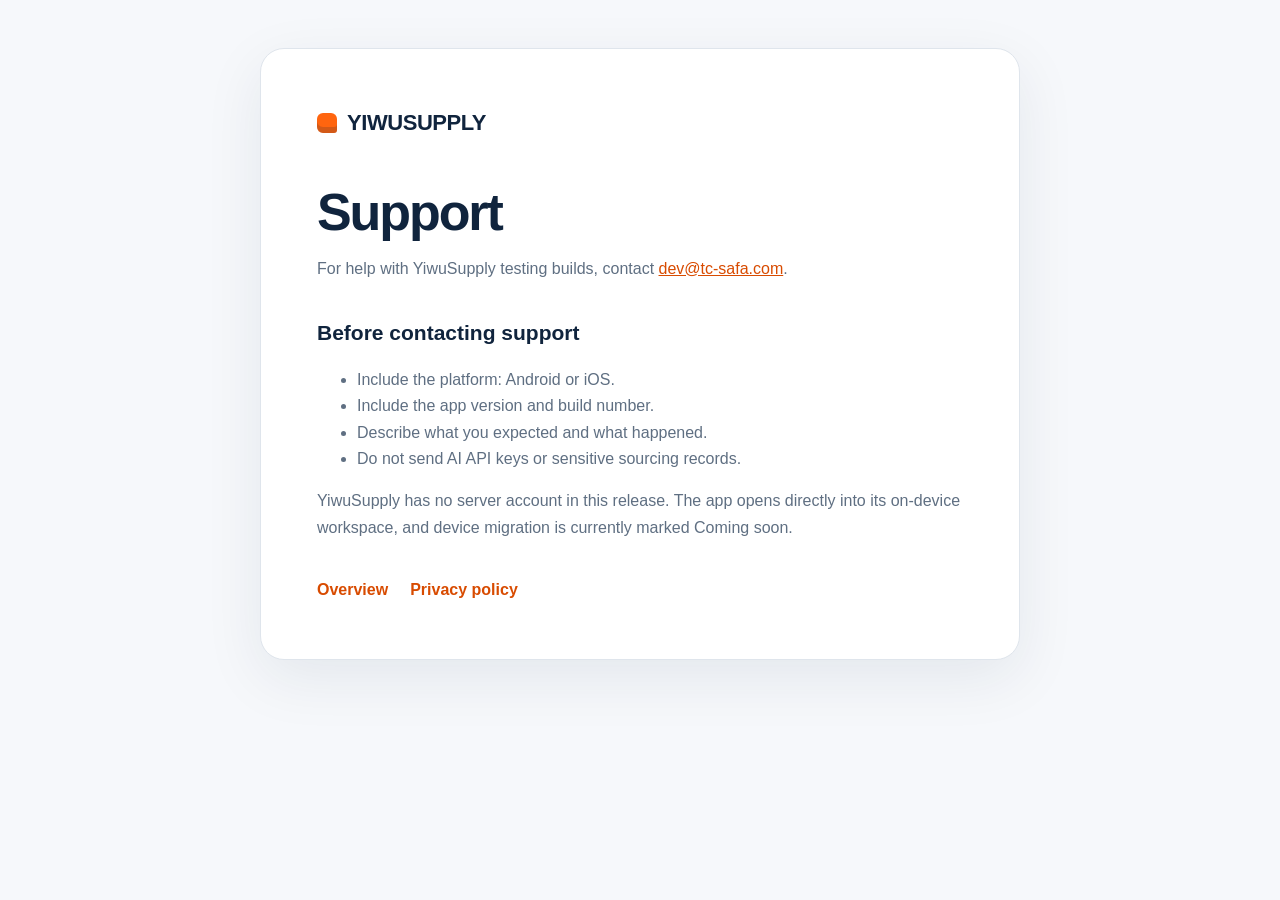
<file: yiwusourcing/support/index.html>
<!doctype html>
<html lang="en">
<head>
  <meta charset="utf-8">
  <meta name="viewport" content="width=device-width, initial-scale=1">
  <meta name="description" content="YiwuSupply support information.">
  <title>Support — YiwuSupply</title>
  <link rel="stylesheet" href="../styles.css">
</head>
<body>
  <main>
    <a class="brand" href="../">YIWUSUPPLY</a>
    <h1>Support</h1>
    <p>For help with YiwuSupply testing builds, contact <a href="mailto:dev@tc-safa.com">dev@tc-safa.com</a>.</p>
    <h2>Before contacting support</h2>
    <ul>
      <li>Include the platform: Android or iOS.</li>
      <li>Include the app version and build number.</li>
      <li>Describe what you expected and what happened.</li>
      <li>Do not send AI API keys or sensitive sourcing records.</li>
    </ul>
    <p>YiwuSupply has no server account in this release. The app opens directly into its on-device workspace, and device migration is currently marked Coming soon.</p>
    <nav class="links" aria-label="Store information">
      <a href="../">Overview</a>
      <a href="../privacy/">Privacy policy</a>
    </nav>
  </main>
</body>
</html>
</file>
<file: yiwusourcing/styles.css>
:root {
  color-scheme: light dark;
  --navy: #10243d;
  --orange: #ff650f;
  --paper: #ffffff;
  --ink: #132238;
  --muted: #5f6f82;
  --line: #dfe5ec;
  --soft: #f6f8fb;
}

* { box-sizing: border-box; }

body {
  margin: 0;
  background: var(--soft);
  color: var(--ink);
  font: 16px/1.65 -apple-system, BlinkMacSystemFont, "Segoe UI", sans-serif;
}

main {
  width: min(760px, calc(100% - 32px));
  margin: 48px auto;
  padding: clamp(28px, 6vw, 56px);
  background: var(--paper);
  border: 1px solid var(--line);
  border-radius: 24px;
  box-shadow: 0 18px 60px rgb(16 36 61 / 8%);
}

.brand {
  display: inline-flex;
  align-items: center;
  gap: 10px;
  color: var(--navy);
  font-size: 22px;
  font-weight: 800;
  letter-spacing: -.02em;
  text-decoration: none;
}

.brand::before {
  width: 20px;
  height: 20px;
  content: "";
  background: var(--orange);
  border-radius: 6px 6px 3px;
  box-shadow: inset 0 -6px 0 rgb(16 36 61 / 18%);
}

h1 {
  margin: 42px 0 8px;
  color: var(--navy);
  font-size: clamp(34px, 7vw, 52px);
  line-height: 1.08;
  letter-spacing: -.04em;
}

h2 {
  margin: 34px 0 8px;
  color: var(--navy);
  font-size: 21px;
}

p, li { color: var(--muted); }
a { color: #d84b00; }
.meta { margin-top: 0; font-size: 14px; }
.links { display: flex; flex-wrap: wrap; gap: 12px 22px; margin-top: 36px; }
.links a { font-weight: 650; text-decoration: none; }

@media (prefers-color-scheme: dark) {
  :root {
    --paper: #14263c;
    --ink: #f5f7fa;
    --muted: #c6d0db;
    --line: #30445b;
    --soft: #0b1726;
    --navy: #f5f7fa;
  }
  a { color: #ff975e; }
}
</file>
